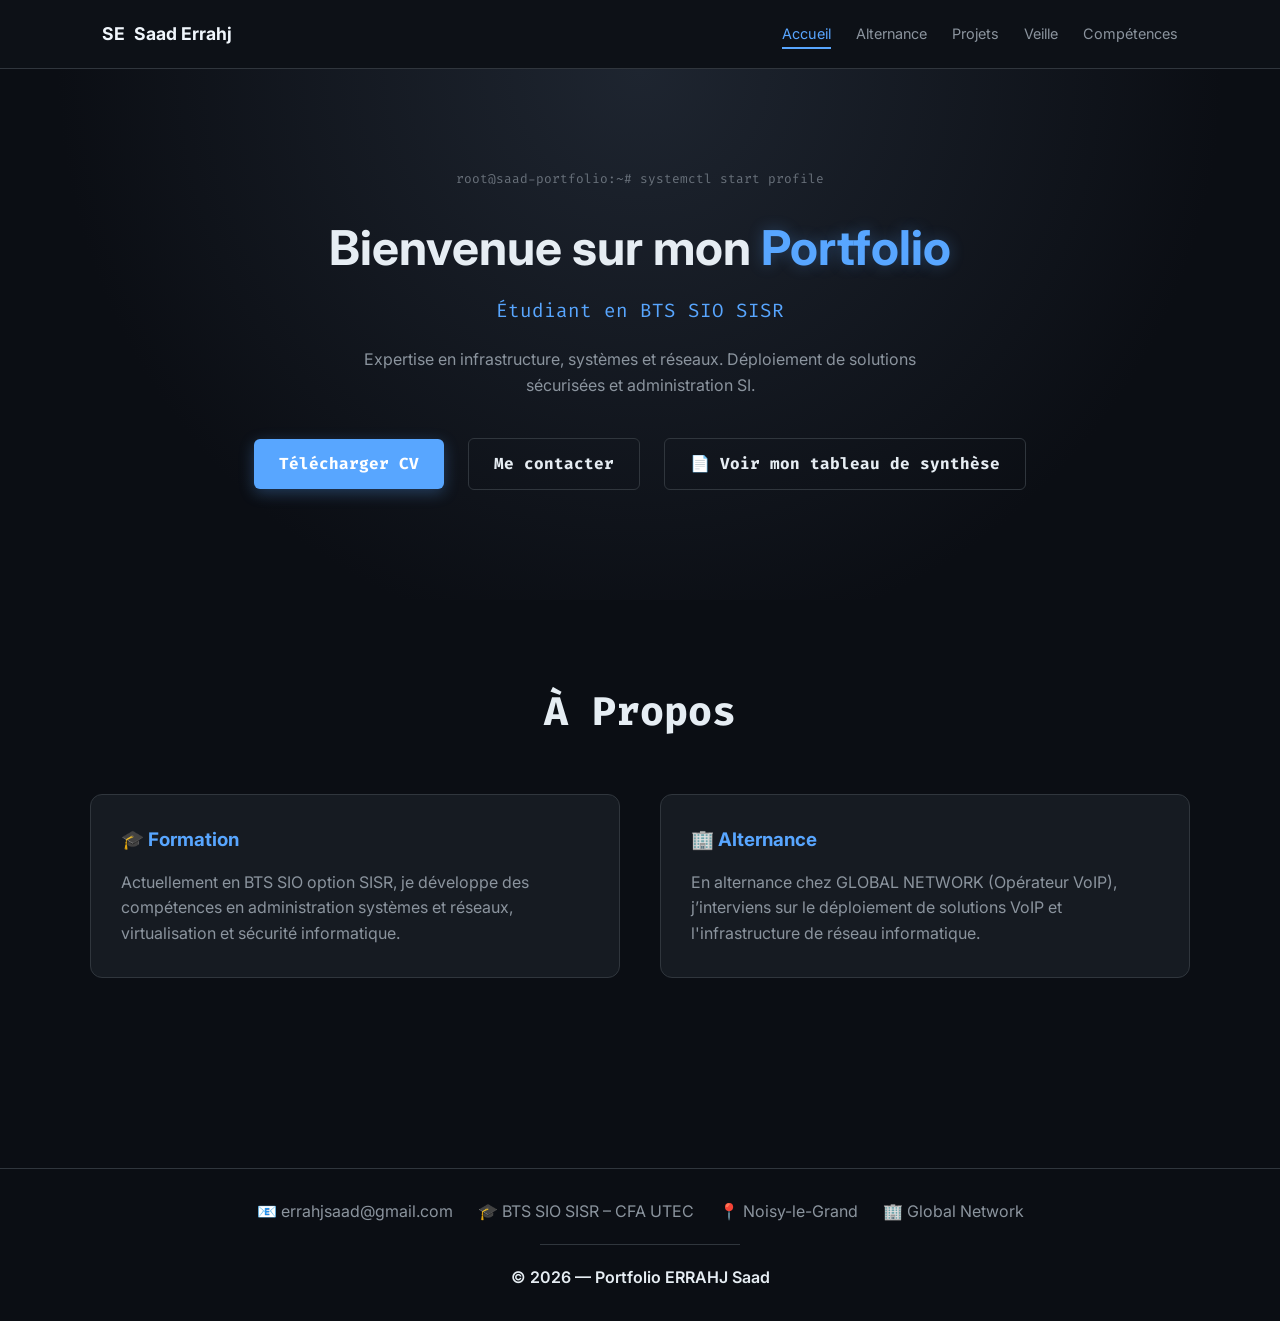
<file: index.html>
<!DOCTYPE html>
<html lang="fr">
<head>
    <meta charset="UTF-8">
    <meta name="viewport" content="width=device-width, initial-scale=1.0">
    <title>Saad Errahj | Portfolio SISR</title>
    <link rel="stylesheet" href="style.css">
    <link href="https://fonts.googleapis.com/css2?family=Fira+Code:wght@400;600&family=Inter:wght@300;400;700&display=swap" rel="stylesheet">
</head>
<body>

    <nav class="navbar">
    <a href="index.html" class="logo">SE <span>Saad Errahj</span></a>
    <ul class="nav-links">
        <li><a href="index.html" class="active">Accueil</a></li>
        <li><a href="alternance.html">Alternance</a></li>
        <li><a href="projets.html">Projets</a></li>
        <li><a href="veille.html">Veille</a></li>
        <li><a href="competences.html">Compétences</a></li>
    </ul>
</nav>

    <header id="accueil" class="hero">
        <div class="terminal-loader">root@saad-portfolio:~# systemctl start profile</div>
        <h1>Bienvenue sur mon <span>Portfolio</span></h1>
        <p class="subtitle">Étudiant en BTS SIO SISR</p>
        <p class="description">
            Expertise en infrastructure, systèmes et réseaux. 
            Déploiement de solutions sécurisées et administration SI.
        </p>
        <div class="cta-buttons">
            <a href="#" class="btn btn-primary">Télécharger CV</a>
            <a href="#" class="btn btn-secondary">Me contacter</a>
            <a href="Tableau_SAAD.pdf" class="btn btn-secondary">📄 Voir mon tableau de synthèse</a>
        </div>
    </header>

   <section class="about-section">
    <h2 class="about-title">À Propos</h2>

    <div class="about-grid">

        <div class="about-box">
            <h3>🎓 Formation</h3>
            <p>
                Actuellement en BTS SIO option SISR, je développe des compétences
                en administration systèmes et réseaux, virtualisation et sécurité informatique.
            </p>
        </div>

        <div class="about-box">
            <h3>🏢 Alternance</h3>
            <p>
                En alternance chez GLOBAL NETWORK (Opérateur VoIP), j’interviens sur
                le déploiement de solutions VoIP et l'infrastructure de réseau informatique.
            </p>
        </div>

    </div>
</section>

   <footer class="footer">

    <div class="footer-top">

        <div class="footer-item">
            📧 <span>errahjsaad@gmail.com</span>
        </div>

        <div class="footer-item">
            🎓 <span>BTS SIO SISR – CFA UTEC</span>
        </div>

        <div class="footer-item">
            📍 <span>Noisy-le-Grand</span>
        </div>

        <div class="footer-item">
            🏢 <span>Global Network</span>
        </div>

    </div>

    <div class="footer-divider"></div>

    <div class="footer-bottom">
        © 2026 — Portfolio ERRAHJ Saad
    </div>

</footer>
</body>
</html>
</file>
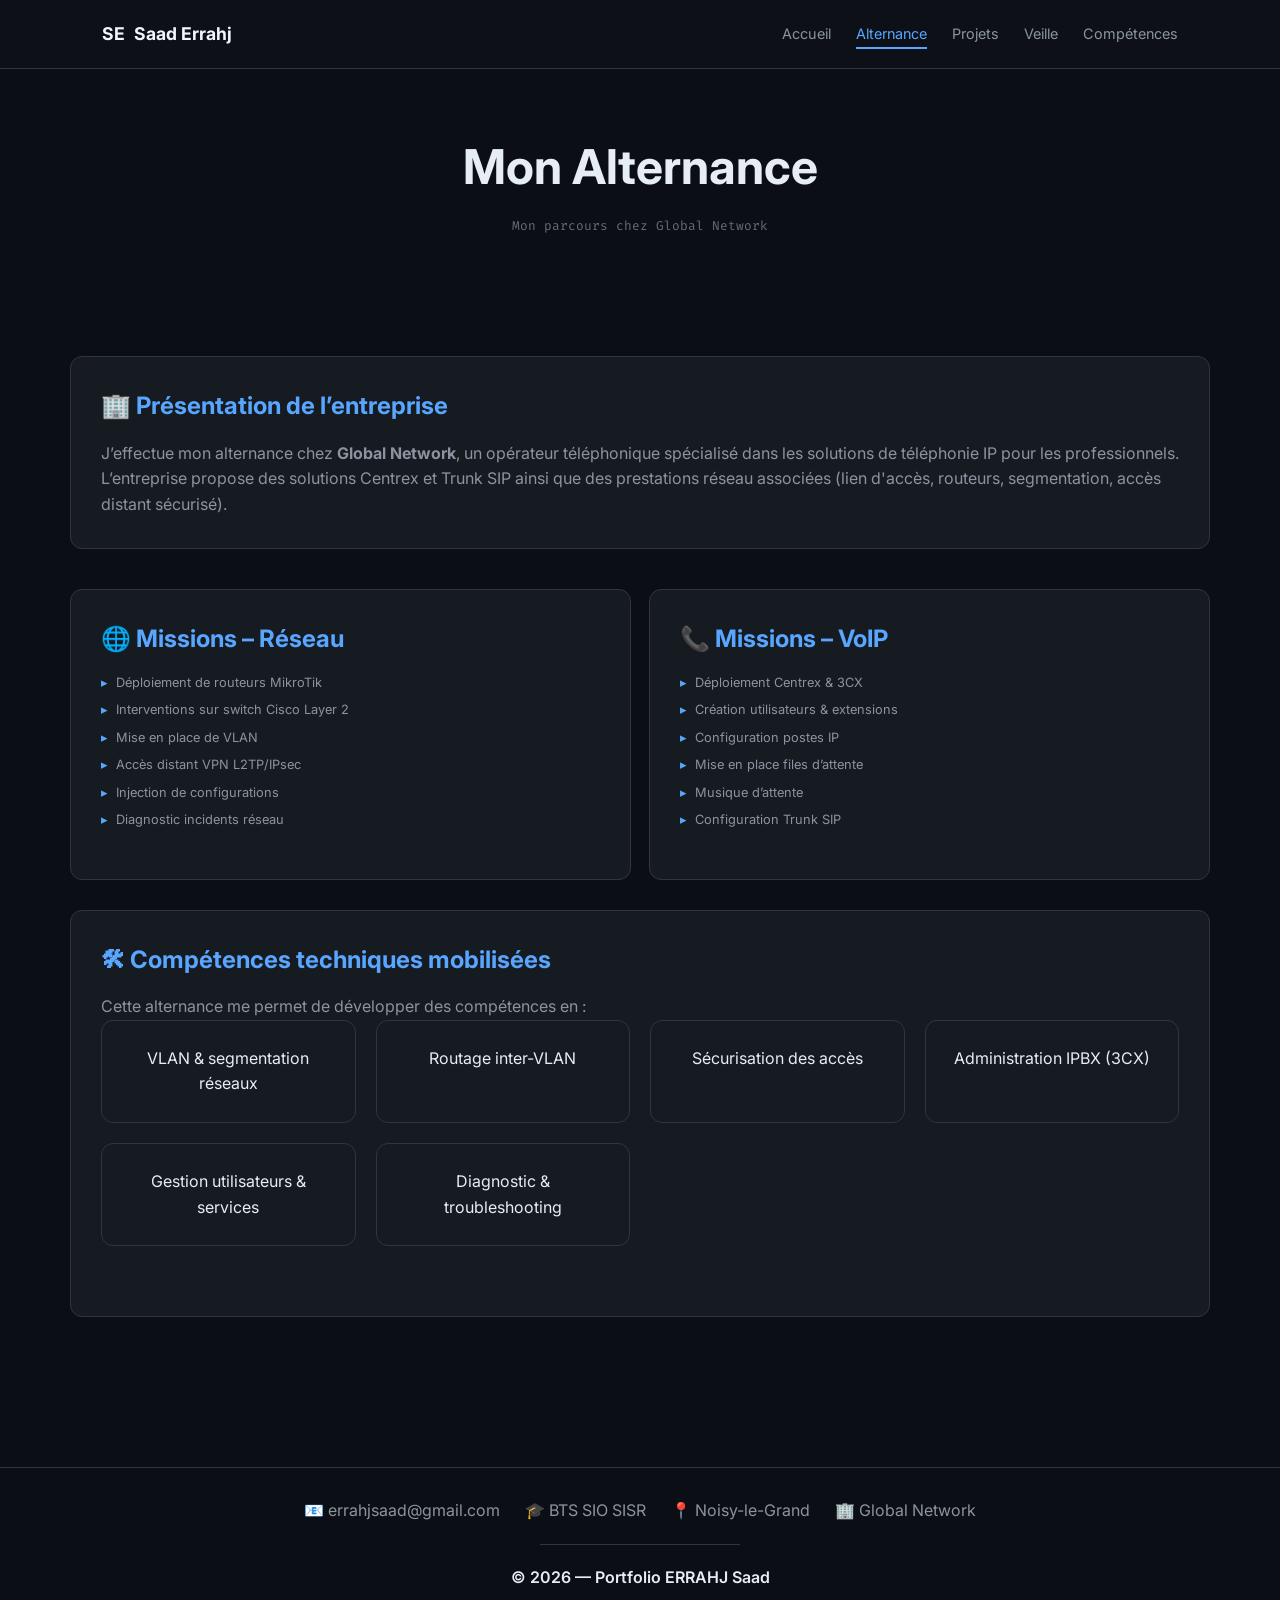
<file: alternance.html>
<!DOCTYPE html>
<html lang="fr">

<head>
    <meta charset="UTF-8">
    <title>Alternance - Saad Errahj</title>
    <meta name="viewport" content="width=device-width, initial-scale=1.0">
    <link rel="stylesheet" href="style.css">
    <link href="https://fonts.googleapis.com/css2?family=Fira+Code:wght@400;600&family=Inter:wght@300;400;700&display=swap" rel="stylesheet">
</head>

<body>

    <nav class="navbar">
        <a href="index.html" class="logo">SE <span>Saad Errahj</span></a>
        <ul class="nav-links">
            <li><a href="index.html">Accueil</a></li>
            <li><a href="alternance.html" class="active">Alternance</a></li>
            <li><a href="projets.html">Projets</a></li>
            <li><a href="veille.html">Veille</a></li>
            <li><a href="competences.html">Compétences</a></li>
        </ul>
    </nav>

    <main>

        <main>

    <header class="hero-small">
        <h1>Mon Alternance</h1>
        <p class="terminal-loader">Mon parcours chez Global Network</p>
    </header>

    <section class="container">

        <div class="section-block">
            <h2>🏢 Présentation de l’entreprise</h2>
            <p>
                J’effectue mon alternance chez <strong>Global Network</strong>, un opérateur téléphonique
                spécialisé dans les solutions de téléphonie IP pour les professionnels.
            </p>
            <p>
                L’entreprise propose des solutions Centrex et Trunk SIP ainsi que des prestations réseau
                associées (lien d'accès, routeurs, segmentation, accès distant sécurisé).
            </p>
        </div>


        <div class="card-grid two-cols">

            <div class="section-block">
                <h2>🌐 Missions – Réseau</h2>

                <ul class="project-features">
                    <li>Déploiement de routeurs MikroTik</li>
                    <li>Interventions sur switch Cisco Layer 2</li>
                    <li>Mise en place de VLAN</li>
                    <li>Accès distant VPN L2TP/IPsec</li>
                    <li>Injection de configurations</li>
                    <li>Diagnostic incidents réseau</li>
                </ul>
            </div>


            <div class="section-block">
                <h2>📞 Missions – VoIP</h2>

                <ul class="project-features">
                    <li>Déploiement Centrex & 3CX</li>
                    <li>Création utilisateurs & extensions</li>
                    <li>Configuration postes IP</li>
                    <li>Mise en place files d’attente</li>
                    <li>Musique d’attente</li>
                    <li>Configuration Trunk SIP</li>
                </ul>
            </div>

        </div>


        <div class="section-block">
            <h2>🛠 Compétences techniques mobilisées</h2>

            <p>Cette alternance me permet de développer des compétences en :</p>

            <div class="skills-grid">

                <div class="skill-card">VLAN & segmentation réseaux</div>
                <div class="skill-card">Routage inter-VLAN</div>
                <div class="skill-card">Sécurisation des accès</div>
                <div class="skill-card">Administration IPBX (3CX)</div>
                <div class="skill-card">Gestion utilisateurs & services</div>
                <div class="skill-card">Diagnostic & troubleshooting</div>

            </div>
        </div>

    </section>

</main>

    <footer class="footer">

        <div class="footer-top">

            <div class="footer-item">
                📧 <span>errahjsaad@gmail.com</span>
            </div>

            <div class="footer-item">
                🎓 <span>BTS SIO SISR</span>
            </div>

            <div class="footer-item">
                📍 <span>Noisy-le-Grand</span>
            </div>

            <div class="footer-item">
                🏢 <span>Global Network</span>
            </div>

        </div>

        <div class="footer-divider"></div>

        <div class="footer-bottom">
            © 2026 — Portfolio ERRAHJ Saad
        </div>

    </footer>

</body>
</html>
</file>
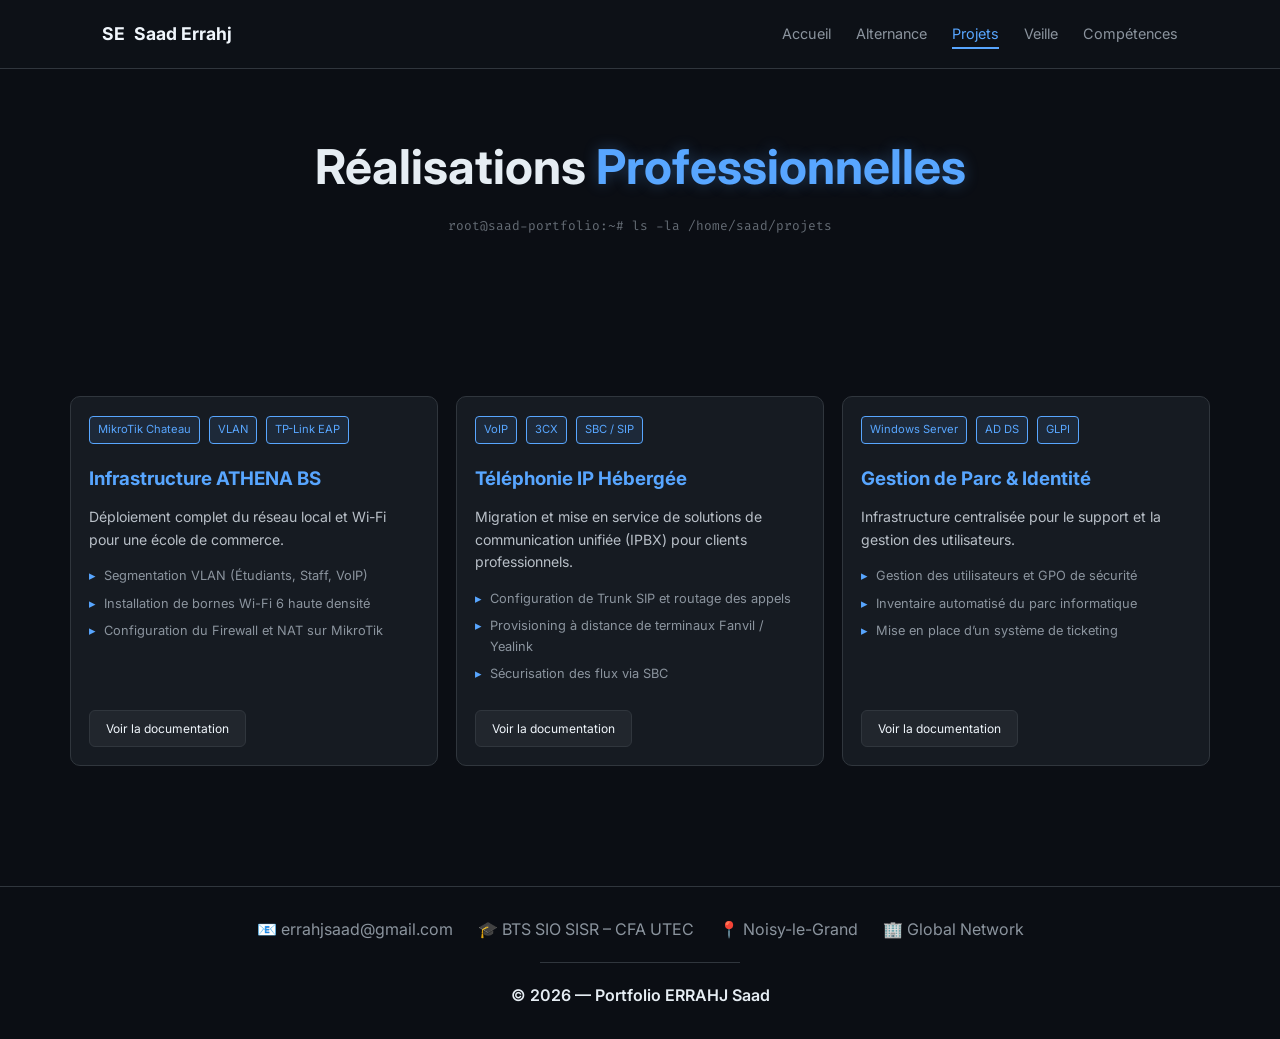
<file: projets.html>
<!DOCTYPE html>
<html lang="fr">

<head>
    <meta charset="UTF-8">
    <meta name="viewport" content="width=device-width, initial-scale=1.0">
    <title>Mes Projets | Saad Errahj</title>
    <link rel="stylesheet" href="style.css">
    <link href="https://fonts.googleapis.com/css2?family=Fira+Code:wght@400;600&family=Inter:wght@300;400;700&display=swap" rel="stylesheet">
</head>

<body>

    <nav class="navbar">
        <a href="index.html" class="logo">SE <span>Saad Errahj</span></a>

        <ul class="nav-links">
            <li><a href="index.html">Accueil</a></li>
            <li><a href="alternance.html">Alternance</a></li>
            <li><a href="projets.html" class="active">Projets</a></li>
            <li><a href="veille.html">Veille</a></li>
            <li><a href="competences.html">Compétences</a></li>
        </ul>
    </nav>


    <main>

        <header class="hero-small">
            <h1>Réalisations <span>Professionnelles</span></h1>
            <p class="terminal-loader">root@saad-portfolio:~# ls -la /home/saad/projets</p>
        </header>


        <section class="container">

            <div class="card-grid">

                <!-- PROJET 1 -->
                <article class="project-card">

                    <div class="project-tags">
                        <span class="tag">MikroTik Chateau</span>
                        <span class="tag">VLAN</span>
                        <span class="tag">TP-Link EAP</span>
                    </div>

                    <h3>Infrastructure ATHENA BS</h3>

                    <p>
                        Déploiement complet du réseau local et Wi-Fi pour une école de commerce.
                    </p>

                    <ul class="project-features">
                        <li>Segmentation VLAN (Étudiants, Staff, VoIP)</li>
                        <li>Installation de bornes Wi-Fi 6 haute densité</li>
                        <li>Configuration du Firewall et NAT sur MikroTik</li>
                    </ul>

                   <a href="FICHE_ATHENA_BS.pdf" target="_blank" class="btn-doc">
                       Voir la documentation
                   </a>
                </article>


                <!-- PROJET 2 -->
                <article class="project-card">

                    <div class="project-tags">
                        <span class="tag">VoIP</span>
                        <span class="tag">3CX</span>
                        <span class="tag">SBC / SIP</span>
                    </div>

                    <h3>Téléphonie IP Hébergée</h3>

                    <p>
                        Migration et mise en service de solutions de communication unifiée (IPBX) pour clients professionnels.
                    </p>

                    <ul class="project-features">
                        <li>Configuration de Trunk SIP et routage des appels</li>
                        <li>Provisioning à distance de terminaux Fanvil / Yealink</li>
                        <li>Sécurisation des flux via SBC</li>
                    </ul>

                    <a href="FICHE_3CX.pdf" class="btn-doc" target="_blank">
                        Voir la documentation
                    </a>

                </article>


                <!-- PROJET 3 -->
                <article class="project-card">

                    <div class="project-tags">
                        <span class="tag">Windows Server</span>
                        <span class="tag">AD DS</span>
                        <span class="tag">GLPI</span>
                    </div>

                    <h3>Gestion de Parc & Identité</h3>

                    <p>
                        Infrastructure centralisée pour le support et la gestion des utilisateurs.
                    </p>

                    <ul class="project-features">
                        <li>Gestion des utilisateurs et GPO de sécurité</li>
                        <li>Inventaire automatisé du parc informatique</li>
                        <li>Mise en place d’un système de ticketing</li>
                    </ul>

                    <a href="FICHE_BAIE.pdf" class="btn-doc" target="_blank">
                        Voir la documentation
                    </a>

                </article>

            </div>

        </section>

    </main>


    <footer class="footer">

    <div class="footer-top">

        <div class="footer-item">
            📧 <span>errahjsaad@gmail.com</span>
        </div>

        <div class="footer-item">
            🎓 <span>BTS SIO SISR – CFA UTEC</span>
        </div>

        <div class="footer-item">
            📍 <span>Noisy-le-Grand</span>
        </div>

        <div class="footer-item">
            🏢 <span>Global Network</span>
        </div>

    </div>

    <div class="footer-divider"></div>

    <div class="footer-bottom">
        © 2026 — Portfolio ERRAHJ Saad
    </div>

</footer>
</body>

</html>
</file>
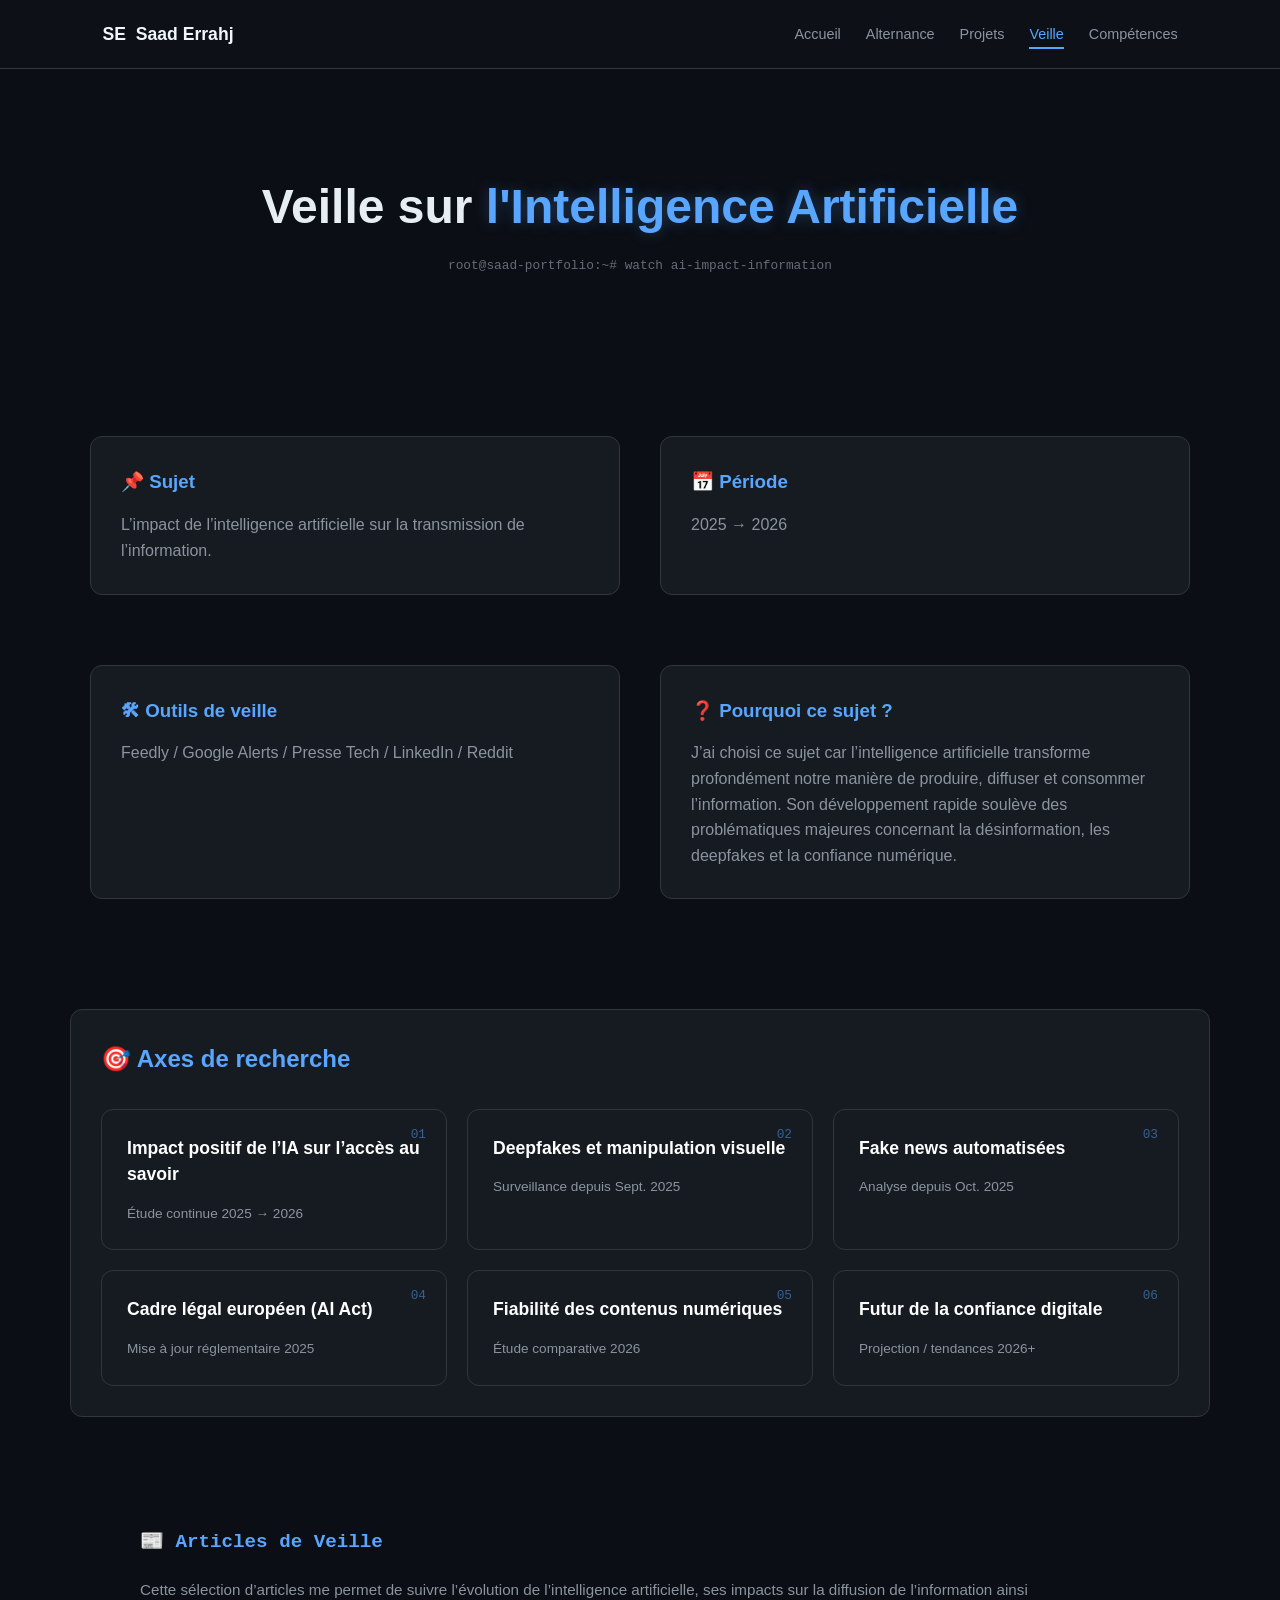
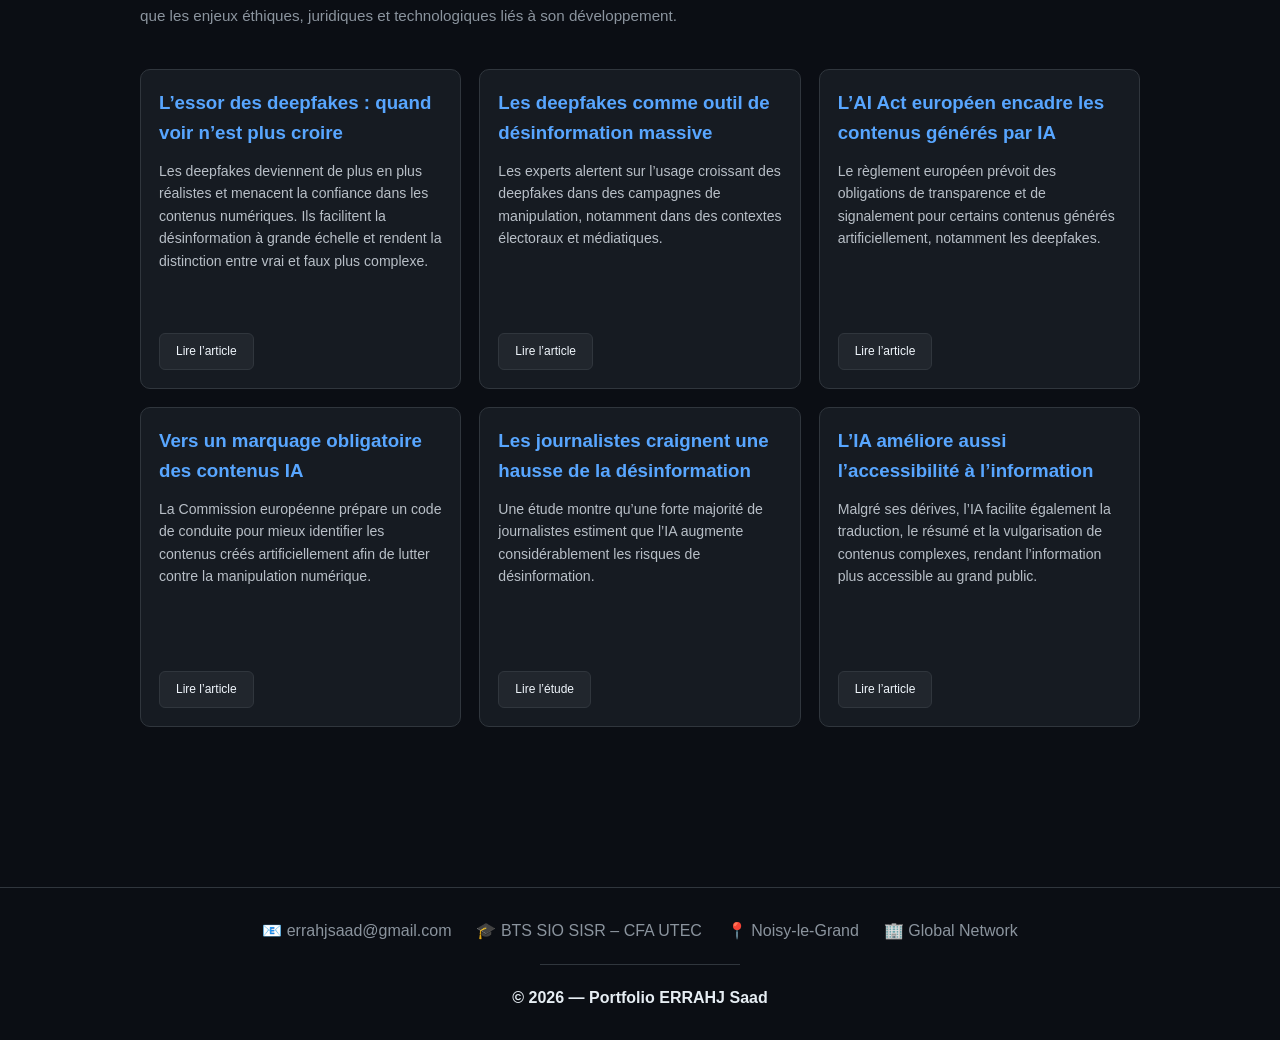
<file: veille.html>
<!DOCTYPE html>
<html lang="fr">
<head>
    <meta charset="UTF-8">
    <meta name="viewport" content="width=device-width, initial-scale=1.0">
    <title>Veille Technologique - IA & Information</title>
    <link rel="stylesheet" href="style.css">
</head>
<body>

<nav class="navbar">
    <a href="index.html" class="logo">SE <span>Saad Errahj</span></a>
    <ul class="nav-links">
        <li><a href="index.html">Accueil</a></li>
        <li><a href="alternance.html">Alternance</a></li>
        <li><a href="projets.html">Projets</a></li>
        <li><a href="veille.html" class="active">Veille</a></li>
        <li><a href="competences.html">Compétences</a></li>
    </ul>
</nav>

<main class="container">

<header class="hero-small">
    <h1>Veille sur <span>l'Intelligence Artificielle</span></h1>
    <p class="terminal-loader">root@saad-portfolio:~# watch ai-impact-information</p>
</header>

<section class="about-section">

<div class="about-grid">

<div class="about-box">
<h3>📌 Sujet</h3>
<p>L’impact de l’intelligence artificielle sur la transmission de l’information.</p>
</div>

<div class="about-box">
<h3>📅 Période</h3>
<p>2025 → 2026</p>
</div>

<div class="about-box">
<h3>🛠 Outils de veille</h3>
<p>Feedly / Google Alerts / Presse Tech / LinkedIn / Reddit</p>
</div>

<div class="about-box">
<h3>❓ Pourquoi ce sujet ?</h3>
<p>
J’ai choisi ce sujet car l’intelligence artificielle transforme profondément notre manière de produire,
diffuser et consommer l’information. Son développement rapide soulève des problématiques majeures
concernant la désinformation, les deepfakes et la confiance numérique.
</p>
</div>

</div>

</section>

<section class="section-block">
    <h2>🎯 Axes de recherche</h2>

    <div class="axes-grid">

        <div class="axe-card">
            <span class="axe-number">01</span>
            <h4>Impact positif de l’IA sur l’accès au savoir</h4>
            <p>Étude continue 2025 → 2026</p>
        </div>

        <div class="axe-card">
            <span class="axe-number">02</span>
            <h4>Deepfakes et manipulation visuelle</h4>
            <p>Surveillance depuis Sept. 2025</p>
        </div>

        <div class="axe-card">
            <span class="axe-number">03</span>
            <h4>Fake news automatisées</h4>
            <p>Analyse depuis Oct. 2025</p>
        </div>

        <div class="axe-card">
            <span class="axe-number">04</span>
            <h4>Cadre légal européen (AI Act)</h4>
            <p>Mise à jour réglementaire 2025</p>
        </div>

        <div class="axe-card">
            <span class="axe-number">05</span>
            <h4>Fiabilité des contenus numériques</h4>
            <p>Étude comparative 2026</p>
        </div>

        <div class="axe-card">
            <span class="axe-number">06</span>
            <h4>Futur de la confiance digitale</h4>
            <p>Projection / tendances 2026+</p>
        </div>

    </div>
</section>

<section class="container">

<h2 class="category-title">📰 Articles de Veille</h2>
<p class="veille-intro">
Cette sélection d’articles me permet de suivre l’évolution de l’intelligence artificielle,
ses impacts sur la diffusion de l’information ainsi que les enjeux éthiques,
juridiques et technologiques liés à son développement.
</p>

<div class="card-grid">

<div class="project-card">
<h3>L’essor des deepfakes : quand voir n’est plus croire</h3>
<p>
Les deepfakes deviennent de plus en plus réalistes et menacent la confiance dans les contenus numériques.
Ils facilitent la désinformation à grande échelle et rendent la distinction entre vrai et faux plus complexe.
</p>
<a href="https://www.unesco.org/fr/articles/les-deepfakes-et-la-crise-du-savoir" target="_blank" class="btn-doc">Lire l’article</a>
</div>

<div class="project-card">
<h3>Les deepfakes comme outil de désinformation massive</h3>
<p>
Les experts alertent sur l’usage croissant des deepfakes dans des campagnes de manipulation,
notamment dans des contextes électoraux et médiatiques.
</p>
<a href="https://observatoire-ia.pantheonsorbonne.fr/actualite/voies-lia-deepfakes-quand-lia-cherche-nous-desinformer" target="_blank" class="btn-doc">Lire l’article</a>
</div>

<div class="project-card">
<h3>L’AI Act européen encadre les contenus générés par IA</h3>
<p>
Le règlement européen prévoit des obligations de transparence et de signalement
pour certains contenus générés artificiellement, notamment les deepfakes.
</p>
<a href="https://digital-strategy.ec.europa.eu/en/policies/code-practice-ai-generated-content" target="_blank" class="btn-doc">Lire l’article</a>
</div>

<div class="project-card">
<h3>Vers un marquage obligatoire des contenus IA</h3>
<p>
La Commission européenne prépare un code de conduite pour mieux identifier
les contenus créés artificiellement afin de lutter contre la manipulation numérique.
</p>
<a href="https://digital-strategy.ec.europa.eu/en/news/commission-launches-work-code-practice-marking-and-labelling-ai-generated-content" target="_blank" class="btn-doc">Lire l’article</a>
</div>

<div class="project-card">
<h3>Les journalistes craignent une hausse de la désinformation</h3>
<p>
Une étude montre qu’une forte majorité de journalistes estiment que l’IA
augmente considérablement les risques de désinformation.
</p>
<a href="https://arxiv.org/abs/2509.01824" target="_blank" class="btn-doc">Lire l’étude</a>
</div>

<div class="project-card">
<h3>L’IA améliore aussi l’accessibilité à l’information</h3>
<p>
Malgré ses dérives, l’IA facilite également la traduction, le résumé et la vulgarisation
de contenus complexes, rendant l’information plus accessible au grand public.
</p>
<a href="https://www.lemonde.fr/idees/article/2025/01/13/intelligence-artificielle-generative-ne-pas-agir-c-est-risquer-de-laisser-les-grandes-plateformes-etrangeres-faconner-notre-paysage-informationnel_6495580_3232.html" target="_blank" class="btn-doc">Lire l’article</a>
</div>

</div>

</section>

</main>

<footer class="footer">

    <div class="footer-top">

        <div class="footer-item">
            📧 <span>errahjsaad@gmail.com</span>
        </div>

        <div class="footer-item">
            🎓 <span>BTS SIO SISR – CFA UTEC</span>
        </div>

        <div class="footer-item">
            📍 <span>Noisy-le-Grand</span>
        </div>

        <div class="footer-item">
            🏢 <span>Global Network</span>
        </div>

    </div>

    <div class="footer-divider"></div>

    <div class="footer-bottom">
        © 2026 — Portfolio ERRAHJ Saad
    </div>

</footer>

</body>
</html>
</file>
<file: style.css>
:root {
    --bg-color: #0b0e14;
    --card-bg: #161b22;
    --text-main: #e6edf3;
    --text-dim: #8b949e;
    --accent-color: #58a6ff;
    --accent-glow: rgba(88, 166, 255, 0.3);
    --border-color: #30363d;
    --font-code: 'Fira Code', monospace;
}


/* ================= RESET ================= */

* {
    margin: 0;
    padding: 0;
    box-sizing: border-box;
}


/* ================= GLOBAL ================= */

body {
    background-color: var(--bg-color);
    color: var(--text-main);
    font-family: 'Inter', sans-serif;
    line-height: 1.6;
    overflow-x: hidden;

    min-height: 100vh;
    display: flex;
    flex-direction: column;
}

main {
    flex: 1;
}

.container {
    max-width: 1400px;
    margin: 0 auto;
    padding: 40px 70px;
}


/* ================= NAVBAR ================= */

.navbar {
    display: flex;
    justify-content: space-between;
    align-items: center;
    padding: 20px 8%;
    background: #0d1117;
    border-bottom: 1px solid var(--border-color);
    position: sticky;
    top: 0;
    z-index: 1000;
}

.logo {
    font-weight: 700;
    font-size: 1.1rem;
    color: #f0f6fc;
    text-decoration: none;
}

.logo span {
    margin-left: 5px;
}

.nav-links {
    display: flex;
    list-style: none;
    gap: 25px;
}

.nav-links li a {
    text-decoration: none;
    color: var(--text-dim);
    font-size: 0.9rem;
    transition: 0.3s;
}

.nav-links li a:hover,
.nav-links li a.active {
    color: var(--accent-color);
    border-bottom: 2px solid var(--accent-color);
    padding-bottom: 5px;
}


/* ================= HERO ================= */

.hero {
    text-align: center;
    padding: 100px 20px;
    background: radial-gradient(circle at top, #1e2530 0%, #0b0e14 70%);
}

.hero-small {
    text-align: center;
    padding: 60px 20px;
}

.hero h1,
.hero-small h1 {
    font-size: 3rem;
    margin-bottom: 10px;
}

.hero h1 span,
.hero-small h1 span {
    color: var(--accent-color);
    text-shadow: 0 0 15px var(--accent-glow);
}

.subtitle {
    font-family: var(--font-code);
    color: var(--accent-color);
    font-size: 1.2rem;
    margin-bottom: 20px;
}

.description {
    max-width: 600px;
    margin: 0 auto 30px;
    color: var(--text-dim);
}

.terminal-loader {
    font-family: var(--font-code);
    color: var(--text-dim);
    font-size: 0.8rem;
    opacity: 0.7;
    margin-bottom: 20px;
}


/* ================= BUTTONS ================= */

.btn {
    padding: 12px 25px;
    border-radius: 6px;
    text-decoration: none;
    font-weight: bold;
    font-family: var(--font-code);
    transition: 0.3s;
    display: inline-block;
    margin: 10px;
}

.btn-primary {
    background: var(--accent-color);
    color: white;
    box-shadow: 0 4px 15px var(--accent-glow);
}

.btn-primary:hover {
    transform: translateY(-3px);
}

.btn-secondary {
    border: 1px solid var(--border-color);
    color: var(--text-main);
}

.btn-secondary:hover {
    background: var(--border-color);
}

.btn-doc {
    display: inline-block;
    margin-top: auto;
    align-self: flex-start;
    padding: 8px 16px;
    font-size: 0.75rem;
    border-radius: 6px;
    background: #21262d;
    border: 1px solid #30363d;
    color: #f0f6fc;
    text-decoration: none;
    transition: 0.3s;
}

.btn-doc:hover {
    background: #30363d;
}


/* ================= PROJECTS ================= */

.card-grid {
    display: grid;
    grid-template-columns: repeat(3, 1fr);
    gap: 18px;
    margin-top: 40px;
}

.project-card {
    background: var(--card-bg);
    border: 1px solid var(--border-color);
    border-radius: 10px;
    padding: 18px;
    display: flex;
    flex-direction: column;
    min-height: 320px;
    transition: 0.3s;
}

.project-card:hover {
    border-color: var(--accent-color);
    transform: translateY(-4px);
}

.project-card h3 {
    color: var(--accent-color);
    margin-bottom: 12px;
}

.project-card p {
    color: #b8bfc7;
    font-size: 0.88rem;
    margin-bottom: 15px;
}

.project-tags {
    margin-bottom: 15px;
}

.tag {
    display: inline-block;
    padding: 4px 8px;
    margin-right: 5px;
    margin-bottom: 5px;
    font-size: 0.7rem;
    border-radius: 4px;
    background: rgba(88,166,255,0.1);
    color: var(--accent-color);
    border: 1px solid var(--accent-color);
}

.project-features {
    list-style: none;
    margin-bottom: 18px;
}

.project-features li {
    position: relative;
    padding-left: 15px;
    margin-bottom: 7px;
    color: var(--text-dim);
    font-size: 0.8rem;
}

.project-features li::before {
    content: "▸";
    position: absolute;
    left: 0;
    color: var(--accent-color);
}


/* ================= SKILLS ================= */

.category-title {
    font-family: var(--font-code);
    font-size: 1.2rem;
    margin: 40px 0 20px;
    color: var(--accent-color);
}

.skills-grid {
    display: grid;
    grid-template-columns: repeat(auto-fit, minmax(250px, 1fr));
    gap: 20px;
    margin-bottom: 40px;
}

.skill-card {
    background: var(--card-bg);
    border: 1px solid var(--border-color);
    padding: 25px;
    border-radius: 12px;
    text-align: center;
    transition: 0.3s;
}

.skill-card:hover {
    border-color: var(--accent-color);
    transform: translateY(-5px);
}

.skill-card img {
    width: 48px;
    margin-bottom: 15px;
}

.skill-card h4 {
    margin-bottom: 10px;
}

.skill-card p {
    color: var(--text-dim);
    font-size: 0.9rem;
}


/* ================= CONTENT BLOCKS ================= */

.section-block,
.about-box {
    background: var(--card-bg);
    border: 1px solid var(--border-color);
    padding: 30px;
    border-radius: 12px;
    margin-bottom: 30px;
}

.section-block h2,
.about-box h3 {
    color: var(--accent-color);
    margin-bottom: 15px;
}

.section-block p,
.about-box p {
    color: var(--text-dim);
}


/* ================= ABOUT ================= */

.about-section {
    padding: 80px 20px;
}

.about-title {
    text-align: center;
    font-size: 2.5rem;
    margin-bottom: 50px;
    font-family: var(--font-code);
}

.about-grid {
    display: grid;
    grid-template-columns: repeat(2, 1fr);
    gap: 40px;
    max-width: 1100px;
    margin: auto;
}


/* ================= FOOTER ================= */

.footer {
    margin-top: 80px;
    padding: 30px 20px;
    border-top: 1px solid var(--border-color);
    text-align: center;
}

.footer-top {
    display: flex;
    justify-content: center;
    flex-wrap: wrap;
    gap: 25px;
    margin-bottom: 20px;
    color: var(--text-dim);
}

.footer-divider {
    width: 200px;
    height: 1px;
    background: var(--border-color);
    margin: 0 auto 20px;
}

.footer-bottom {
    font-weight: 600;
}


/* ================= RESPONSIVE ================= */

@media (max-width: 1100px) {

    .card-grid,
    .about-grid {
        grid-template-columns: 1fr;
    }

    .navbar {
        flex-direction: column;
        gap: 20px;
    }

    .nav-links {
        flex-wrap: wrap;
        justify-content: center;
    }

    .container {
        padding: 30px 20px;
    }
}
.card-grid.two-cols {
    grid-template-columns: repeat(2, 1fr);
}
.skill-card img {
    width: 48px;
    height: 48px;
    object-fit: contain;
    margin-bottom: 15px;
}
.skill-card img {
    width: 65px;
    height: 65px;
    object-fit: contain;
    margin-bottom: 20px;
    filter: brightness(1.1);
}
.skill-card img {
    max-width: 70px;
    max-height: 50px;
    object-fit: contain;
    margin-bottom: 20px;
}
.skill-card img[alt="MikroTik"] {
    filter: brightness(3);
}
.skill-card img[alt="Cisco"] {
    background: transparent;
    padding: 0;
}
.veille-intro{
    margin-bottom:30px;
    color:#8b949e;
    font-size:0.95rem;
    max-width:900px;
    line-height:1.7;
}

.article-source{
    margin-top:15px;
    font-size:0.8rem;
    color:#58a6ff;
}

.article-date{
    font-size:0.75rem;
    color:#8b949e;
    margin-bottom:15px;
}
.axes-grid{
    display:grid;
    grid-template-columns:repeat(auto-fit,minmax(280px,1fr));
    gap:20px;
    margin-top:30px;
}

.axe-card{
    background:#161b22;
    border:1px solid #30363d;
    border-radius:12px;
    padding:25px;
    transition:0.3s;
    position:relative;
    overflow:hidden;
}

.axe-card:hover{
    transform:translateY(-5px);
    border-color:#58a6ff;
    box-shadow:0 10px 25px rgba(88,166,255,0.12);
}

.axe-number{
    position:absolute;
    top:15px;
    right:20px;
    font-size:0.8rem;
    font-family:var(--font-code);
    color:#58a6ff;
    opacity:0.5;
}

.axe-card h4{
    color:#ffffff;
    font-size:1.1rem;
    margin-bottom:15px;
    line-height:1.5;
}

.axe-card p{
    color:#8b949e;
    font-size:0.85rem;
}
</file>
